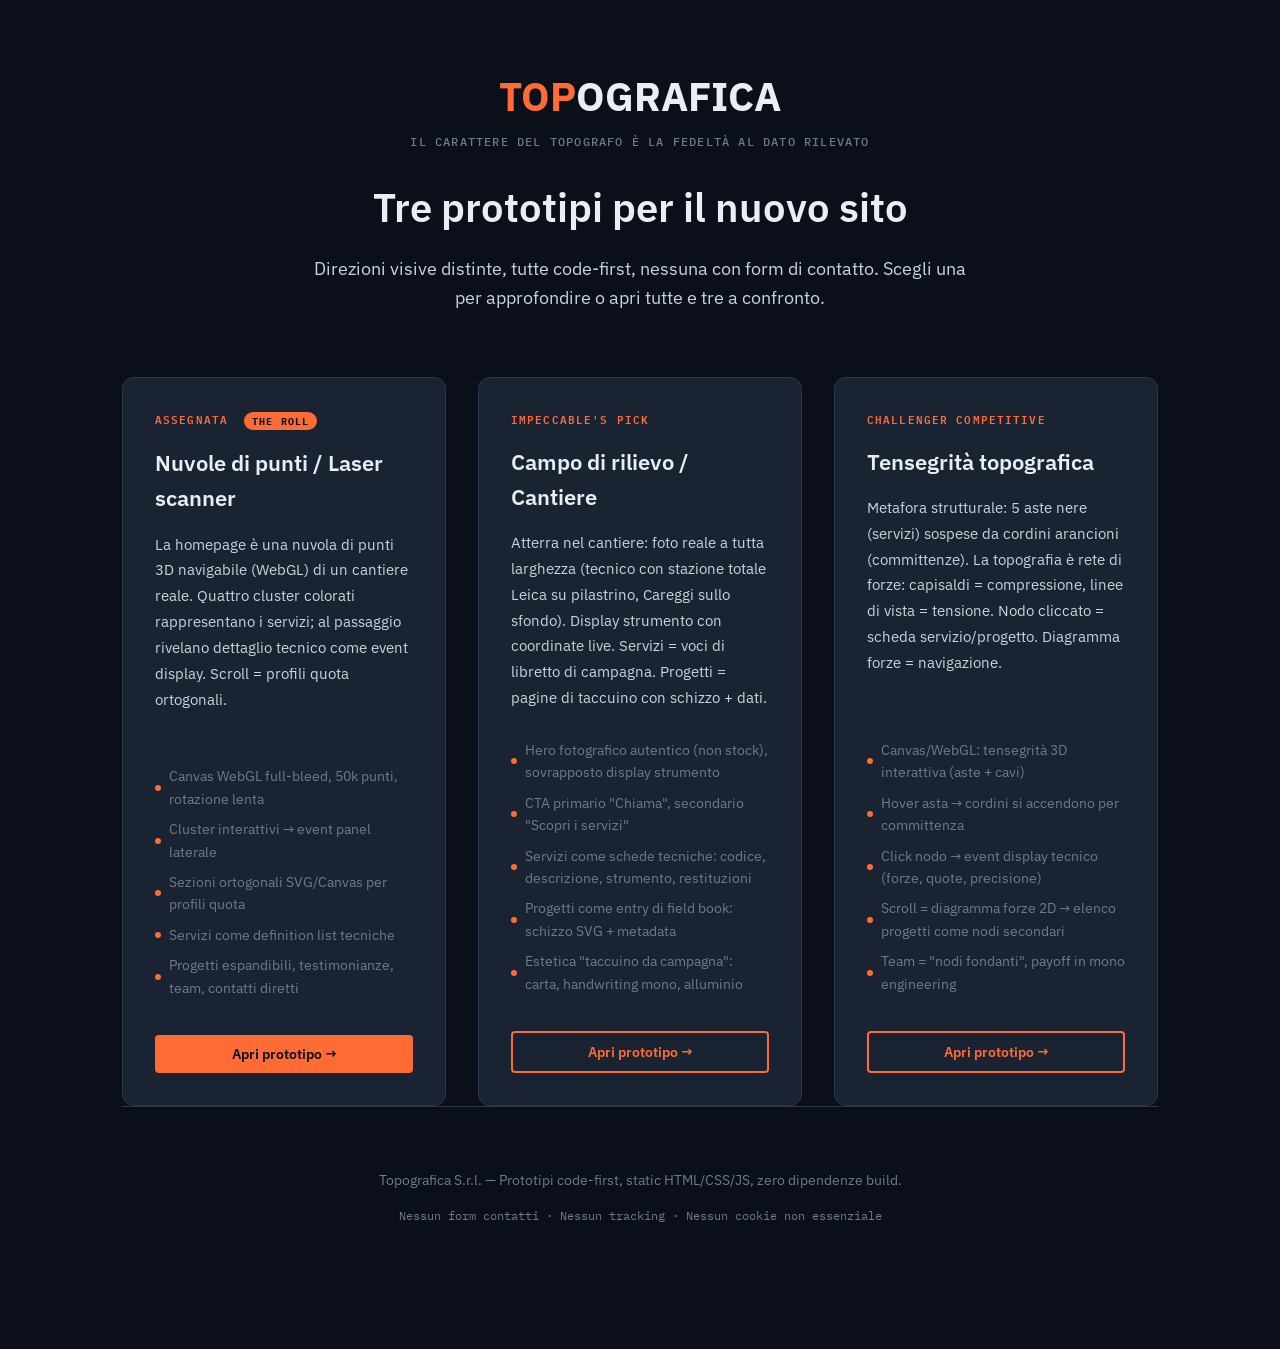
<file: index.html>
<!DOCTYPE html>
<html lang="it">
<head>
  <meta charset="UTF-8">
  <meta name="viewport" content="width=device-width, initial-scale=1.0">
  <meta name="description" content="Topografica S.r.l. — Tre prototipi per il nuovo sito vetrina. Scegli la direzione visiva.">
  <title>Topografica — Prototypes Overview</title>
  <link rel="preconnect" href="https://fonts.googleapis.com">
  <link rel="preconnect" href="https://fonts.gstatic.com" crossorigin>
  <link href="https://fonts.googleapis.com/css2?family=IBM+Plex+Mono:wght@400;500;600&family=IBM+Plex+Sans:wght@400;500;600;700&display=swap" rel="stylesheet">
  <style>
    :root {
      --color-vacuum: #0a0f1a;
      --color-vacuum-elevated: #1a2332;
      --color-signal-teal: #00d4aa;
      --color-instrument-orange: #ff6b35;
      --color-white-cold: #e8eef2;
      --color-text-muted: #c8d4dc;
      --color-text-dim: #6b7c8a;
      --color-border: #2a3a4a;
      --font-display: 'IBM Plex Sans', system-ui, sans-serif;
      --font-mono: 'IBM Plex Mono', ui-monospace, monospace;
      --font-ui: 'IBM Plex Sans', system-ui, sans-serif;
      --space-xs: 0.25rem; --space-sm: 0.5rem; --space-md: 1rem;
      --space-lg: 1.5rem; --space-xl: 2rem; --space-2xl: 3rem;
      --space-3xl: 4rem; --container-max: 1100px;
    }
    @media (prefers-reduced-motion: reduce) { * { animation: none !important; transition: none !important; } }
    * { box-sizing: border-box; }
    body { margin: 0; min-height: 100vh; background: var(--color-vacuum); color: var(--color-white-cold); font-family: var(--font-ui); line-height: 1.6; }
    a { color: var(--color-signal-teal); } a:hover { color: var(--color-white-cold); }
    .container { max-width: var(--container-max); margin: 0 auto; padding: var(--space-3xl) var(--space-xl); }
    header { text-align: center; margin-bottom: var(--space-3xl); }
    .logo { font-family: var(--font-display); font-weight: 700; font-size: 2.5rem; margin: 0 0 var(--space-xs); }
    .logo-top { color: var(--color-instrument-orange); } .logo-rest { color: var(--color-white-cold); }
    .payoff { font-family: var(--font-mono); font-size: 0.75rem; font-weight: 500; color: var(--color-text-dim); letter-spacing: 0.1em; text-transform: uppercase; margin: 0 0 var(--space-lg); }
    h1 { font-family: var(--font-display); font-size: clamp(1.75rem, 4vw, 2.5rem); font-weight: 600; margin: 0 0 var(--space-md); }
    .lead { font-size: 1.125rem; color: var(--color-text-muted); max-width: 60ch; margin: 0 auto var(--space-3xl); }
    .prototypes { display: grid; grid-template-columns: repeat(auto-fit, minmax(320px, 1fr)); gap: var(--space-xl); }
    .proto-card { background: var(--color-vacuum-elevated); border: 1px solid var(--color-border); border-radius: 12px; padding: var(--space-xl); display: flex; flex-direction: column; transition: border-color 0.2s, transform 0.2s, box-shadow 0.2s; }
    .proto-card:hover { border-color: var(--color-instrument-orange); transform: translateY(-4px); box-shadow: 0 16px 40px rgba(0,0,0,0.3); }
    .proto-badge { font-family: var(--font-mono); font-size: 0.7rem; font-weight: 600; color: var(--color-instrument-orange); text-transform: uppercase; letter-spacing: 0.1em; margin-bottom: var(--space-md); }
    .proto-title { font-family: var(--font-display); font-size: 1.375rem; font-weight: 600; color: var(--color-white-cold); margin: 0 0 var(--space-md); }
    .proto-desc { font-size: 0.95rem; color: var(--color-text-muted); line-height: 1.7; margin: 0 0 var(--space-lg); flex: 1; }
    .proto-features { list-style: none; padding: 0; margin: 0 0 var(--space-xl); font-size: 0.875rem; color: var(--color-text-dim); }
    .proto-features li { padding: var(--space-xs) 0; display: flex; align-items: center; gap: var(--space-sm); }
    .proto-features li::before { content: ''; width: 6px; height: 6px; border-radius: 50%; background: var(--color-instrument-orange); flex-shrink: 0; }
    .proto-btn { display: inline-flex; align-items: center; justify-content: center; gap: var(--space-sm); padding: var(--space-sm) var(--space-lg); background: var(--color-instrument-orange); color: var(--color-vacuum); font-family: var(--font-ui); font-size: 0.875rem; font-weight: 600; border: none; border-radius: 4px; cursor: pointer; text-decoration: none; transition: background 0.2s, transform 0.2s; }
    .proto-btn:hover { background: #cc552a; transform: translateY(-1px); color: var(--color-vacuum); }
    .proto-btn.secondary { background: transparent; border: 2px solid var(--color-instrument-orange); color: var(--color-instrument-orange); }
    .proto-btn.secondary:hover { background: var(--color-instrument-orange); color: var(--color-vacuum); }
    .assigned-badge { background: var(--color-instrument-orange); color: var(--color-vacuum); padding: 2px 8px; border-radius: 100px; font-size: 0.65rem; font-weight: 700; margin-left: var(--space-sm); vertical-align: middle; }
    footer { text-align: center; padding: var(--space-2xl); border-top: 1px solid var(--color-border); color: var(--color-text-dim); font-size: 0.875rem; }
  </style>
</head>
<body>
  <div class="container">
    <header>
      <p class="logo"><span class="logo-top">TOP</span><span class="logo-rest">OGRAFICA</span></p>
      <p class="payoff">IL CARATTERE DEL TOPOGRAFO È LA FEDELTÀ AL DATO RILEVATO</p>
      <h1>Tre prototipi per il nuovo sito</h1>
      <p class="lead">Direzioni visive distinte, tutte code-first, nessuna con form di contatto. Scegli una per approfondire o apri tutte e tre a confronto.</p>
    </header>

    <main>
      <div class="prototypes">
        <article class="proto-card">
          <span class="proto-badge">ASSEGNATA <span class="assigned-badge">THE ROLL</span></span>
          <h2 class="proto-title">Nuvole di punti / Laser scanner</h2>
          <p class="proto-desc">La homepage è una nuvola di punti 3D navigabile (WebGL) di un cantiere reale. Quattro cluster colorati rappresentano i servizi; al passaggio rivelano dettaglio tecnico come event display. Scroll = profili quota ortogonali.</p>
          <ul class="proto-features">
            <li>Canvas WebGL full-bleed, 50k punti, rotazione lenta</li>
            <li>Cluster interattivi → event panel laterale</li>
            <li>Sezioni ortogonali SVG/Canvas per profili quota</li>
            <li>Servizi come definition list tecniche</li>
            <li>Progetti espandibili, testimonianze, team, contatti diretti</li>
          </ul>
          <a href="prototype-1-point-cloud/index.html" class="proto-btn">Apri prototipo →</a>
        </article>

        <article class="proto-card">
          <span class="proto-badge">IMPECCABLE'S PICK</span>
          <h2 class="proto-title">Campo di rilievo / Cantiere</h2>
          <p class="proto-desc">Atterra nel cantiere: foto reale a tutta larghezza (tecnico con stazione totale Leica su pilastrino, Careggi sullo sfondo). Display strumento con coordinate live. Servizi = voci di libretto di campagna. Progetti = pagine di taccuino con schizzo + dati.</p>
          <ul class="proto-features">
            <li>Hero fotografico autentico (non stock), sovrapposto display strumento</li>
            <li>CTA primario "Chiama", secondario "Scopri i servizi"</li>
            <li>Servizi come schede tecniche: codice, descrizione, strumento, restituzioni</li>
            <li>Progetti come entry di field book: schizzo SVG + metadata</li>
            <li>Estetica "taccuino da campagna": carta, handwriting mono, alluminio</li>
          </ul>
          <a href="prototype-2-field-notebook/index.html" class="proto-btn secondary">Apri prototipo →</a>
        </article>

        <article class="proto-card">
          <span class="proto-badge">CHALLENGER COMPETITIVE</span>
          <h2 class="proto-title">Tensegrità topografica</h2>
          <p class="proto-desc">Metafora strutturale: 5 aste nere (servizi) sospese da cordini arancioni (committenze). La topografia è rete di forze: capisaldi = compressione, linee di vista = tensione. Nodo cliccato = scheda servizio/progetto. Diagramma forze = navigazione.</p>
          <ul class="proto-features">
            <li>Canvas/WebGL: tensegrità 3D interattiva (aste + cavi)</li>
            <li>Hover asta → cordini si accendono per committenza</li>
            <li>Click nodo → event display tecnico (forze, quote, precisione)</li>
            <li>Scroll = diagramma forze 2D → elenco progetti come nodi secondari</li>
            <li>Team = "nodi fondanti", payoff in mono engineering</li>
          </ul>
          <a href="prototype-3-tensegrity/index.html" class="proto-btn secondary">Apri prototipo →</a>
        </article>
      </div>
    </main>

    <footer>
      <p>Topografica S.r.l. — Prototipi code-first, static HTML/CSS/JS, zero dipendenze build.</p>
      <p style="margin-top: var(--space-xs); font-family: var(--font-mono); font-size: 0.75rem;">Nessun form contatti · Nessun tracking · Nessun cookie non essenziale</p>
    </footer>
  </div>
</body>
</html>
</file>
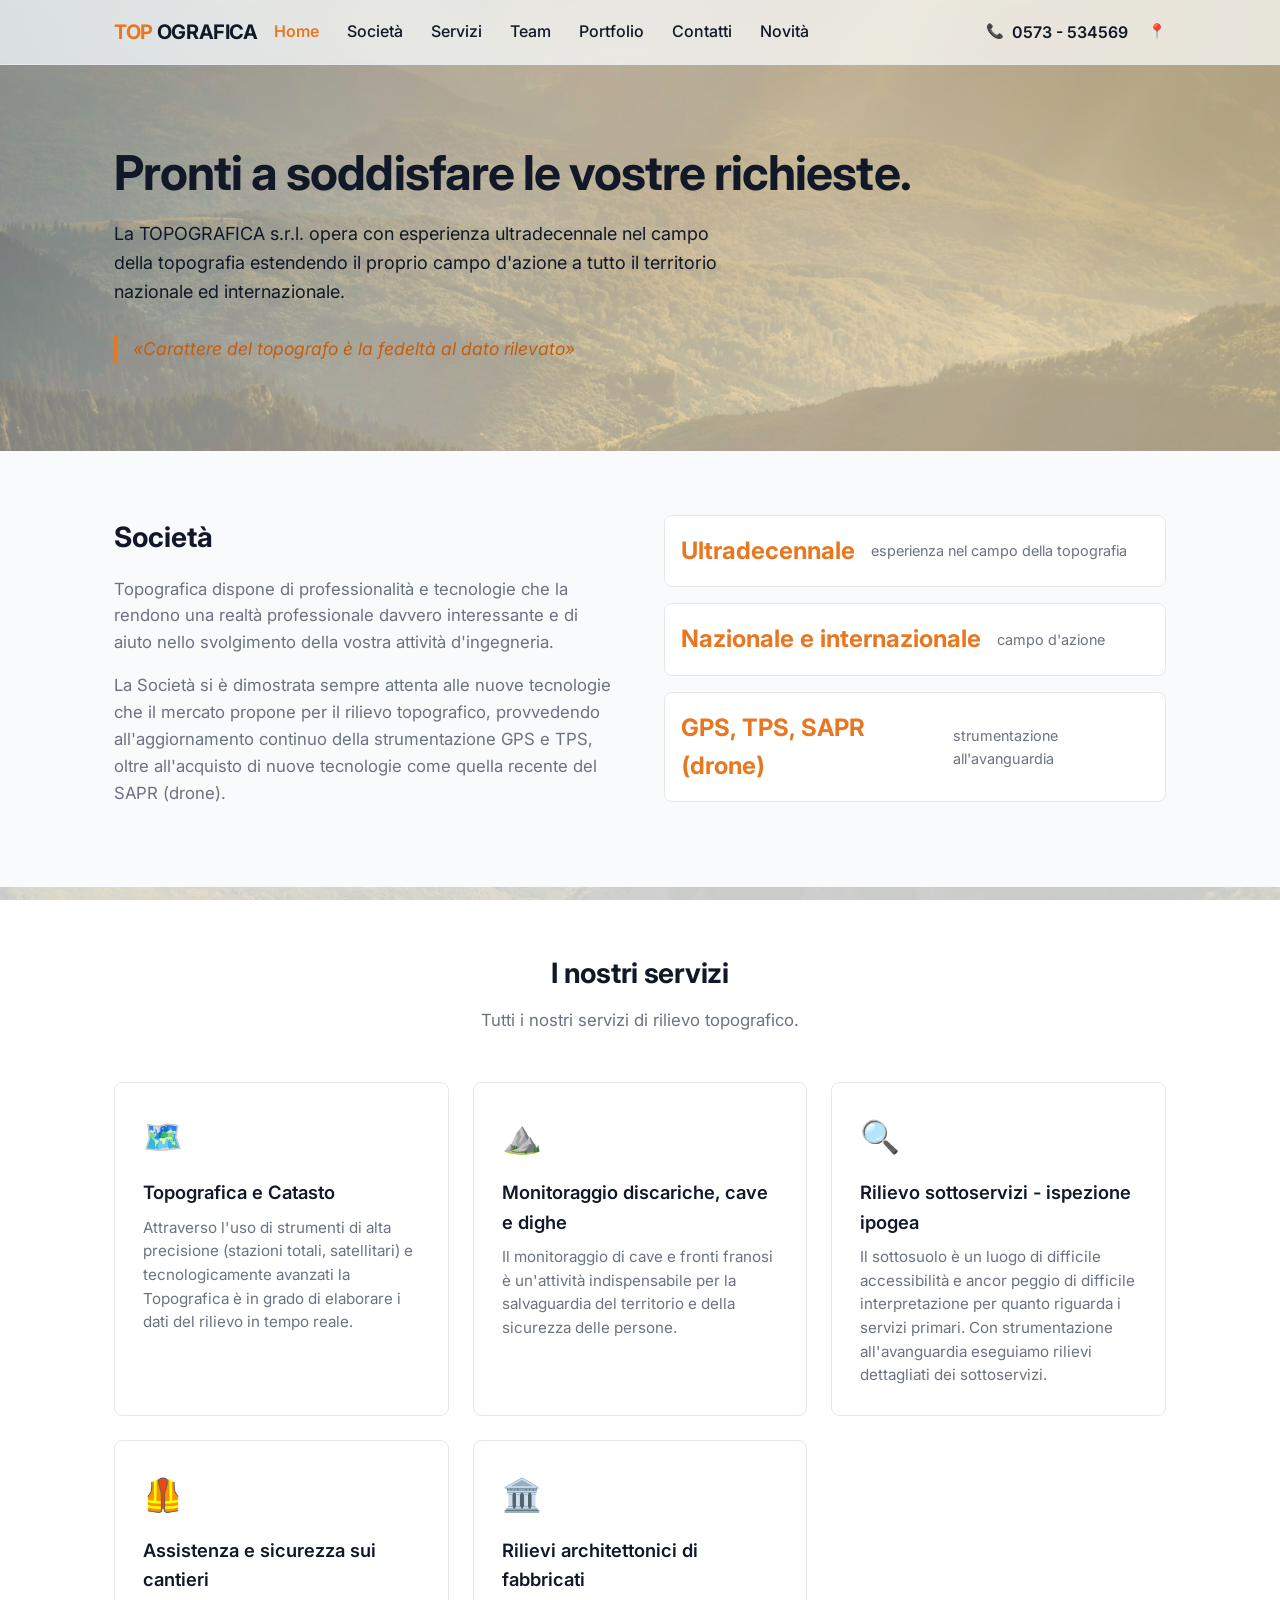
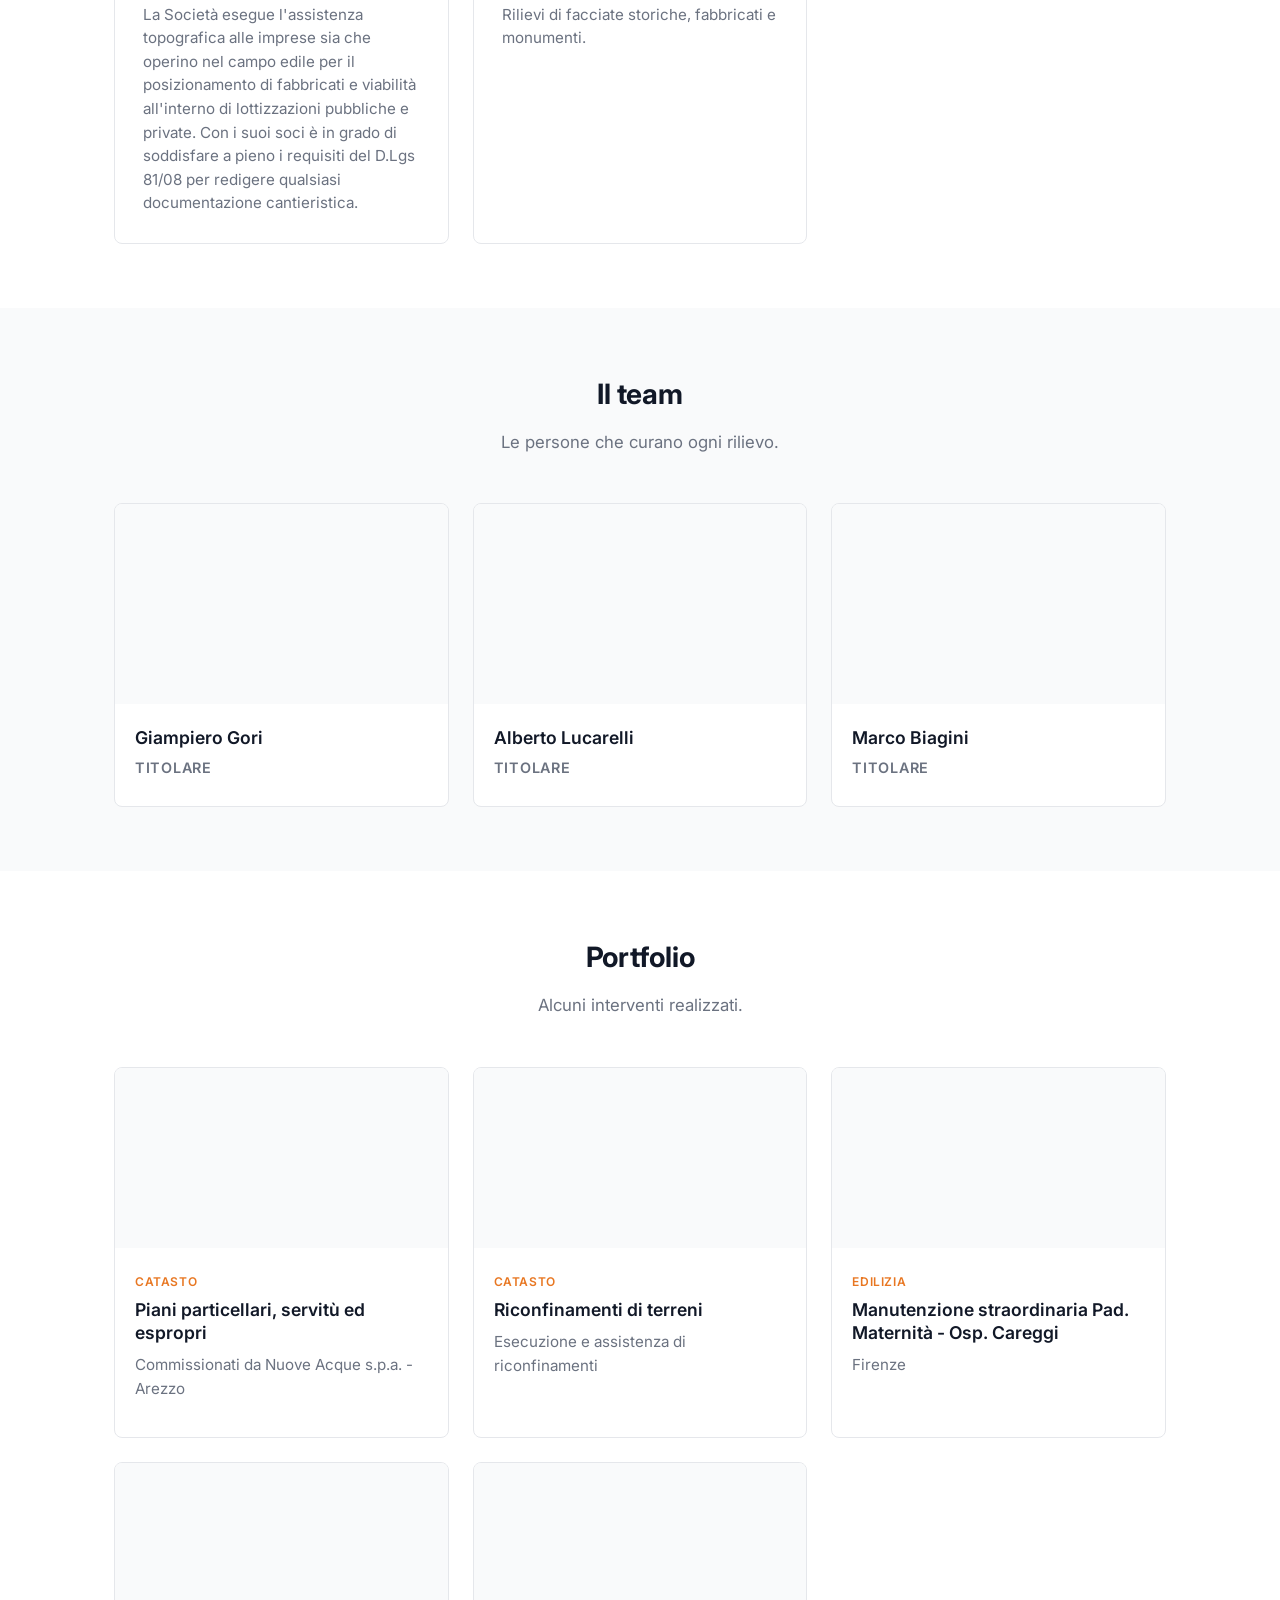
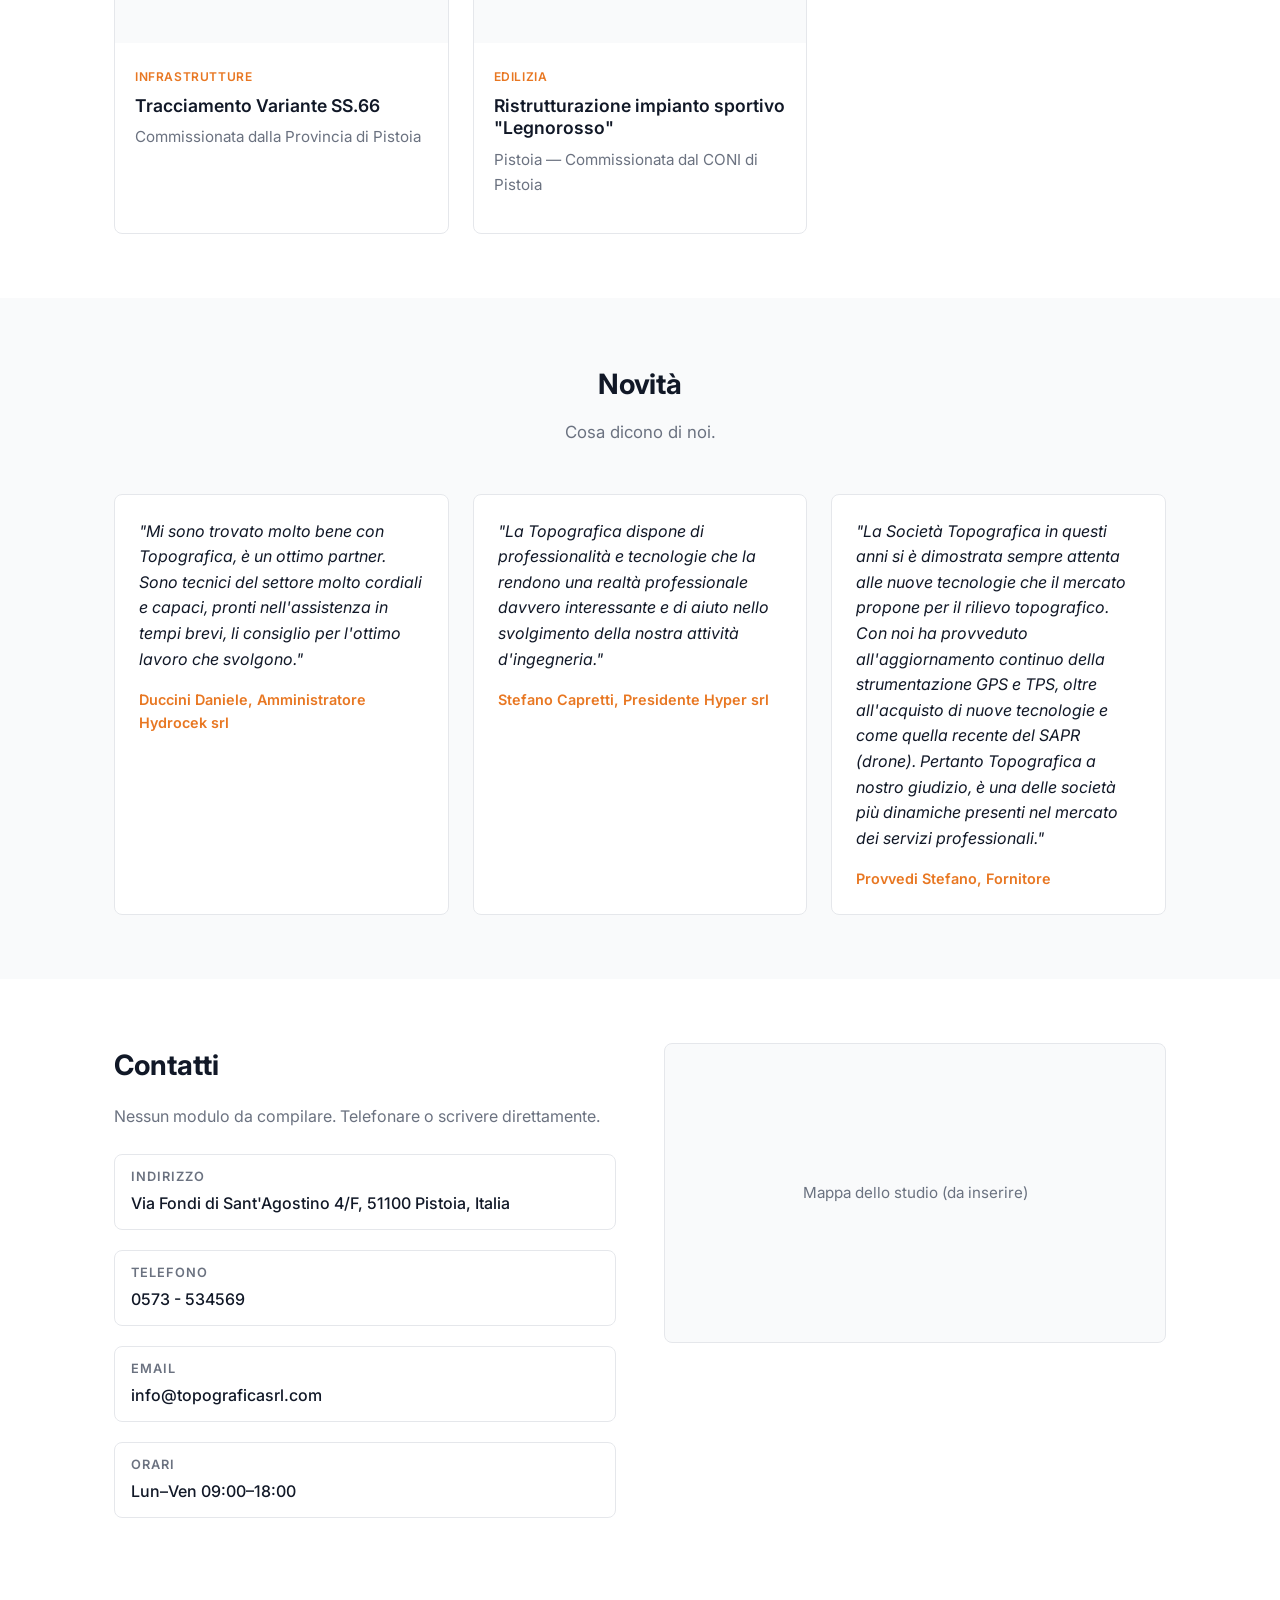
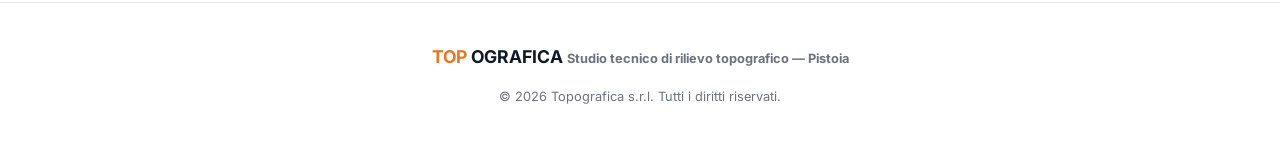
<file: prototype-7-greenleaf-style/index.html>
<!DOCTYPE html>
<html lang="it">
<head>
<meta charset="UTF-8">
<meta name="viewport" content="width=device-width, initial-scale=1.0">
<title>Topografica — Rilievi topografici Pistoia</title>
<meta name="description" content="Topografica s.r.l. — Studio tecnico di rilievo topografico a Pistoia. Servizi di catasto, infrastrutture, edilizia, monitoraggio e assistenza cantieri.">
<link rel="preconnect" href="https://fonts.googleapis.com">
<link rel="preconnect" href="https://fonts.gstatic.com" crossorigin>
<link href="https://fonts.googleapis.com/css2?family=Inter:wght@400;500;600;700&display=swap" rel="stylesheet">
<link rel="stylesheet" href="css/main.css">
</head>
<body>

<!-- Sfondo globale su tutto il sito -->
<div class="bg-global"></div>

<!-- Skip to content -->
<a class="skip-link" href="#home">Vai al contenuto</a>

<!-- Header -->
<header class="site-header">
  <div class="header-inner container">
    <a href="#" class="logo" aria-label="Topografica — Home">
      <span class="logo-mark">TOP</span><span class="logo-text">OGRAFICA</span>
    </a>

    <nav class="main-nav" id="main-nav">
      <ul class="nav-list">
        <li><a href="#home">Home</a></li>
        <li><a href="#societa">Società</a></li>
        <li><a href="#servizi">Servizi</a></li>
        <li><a href="#team">Team</a></li>
        <li><a href="#portfolio">Portfolio</a></li>
        <li><a href="#contatti">Contatti</a></li>
        <li><a href="#novita">Novità</a></li>
      </ul>
    </nav>

    <a href="tel:+390573534569" class="header-phone">
      <span class="phone-icon">📞</span>
      <span class="phone-number">0573 - 534569</span>
    </a>

    <a href="https://www.google.com/maps/search/?api=1&query=Via+Fondi+di+Sant%27Agostino+4%2F,+51100+Pistoia,+Italia" target="_blank" rel="noopener noreferrer" class="header-map" aria-label="Apri su Google Maps">
      <span class="map-icon">📍</span>
    </a>
  </div>
</header>

<!-- Hero -->
<section class="hero" id="home" aria-labelledby="hero-title">
  <div class="hero-inner container">
    <div class="hero-copy scroll-reveal">
      <h1 id="hero-title">Pronti a soddisfare le vostre richieste.</h1>
      <p class="hero-lead">La TOPOGRAFICA s.r.l. opera con esperienza ultradecennale nel campo della topografia estendendo il proprio campo d'azione a tutto il territorio nazionale ed internazionale.</p>
      <blockquote class="hero-quote">«Carattere del topografo è la fedeltà al dato rilevato»</blockquote>
    </div>
  </div>
</section>

<!-- Società -->
<section class="company" id="societa">
  <div class="container company-grid">
    <div class="company-copy scroll-reveal">
      <h2>Società</h2>
      <p>Topografica dispone di professionalità e tecnologie che la rendono una realtà professionale davvero interessante e di aiuto nello svolgimento della vostra attività d'ingegneria.</p>
      <p>La Società si è dimostrata sempre attenta alle nuove tecnologie che il mercato propone per il rilievo topografico, provvedendo all'aggiornamento continuo della strumentazione GPS e TPS, oltre all'acquisto di nuove tecnologie come quella recente del SAPR (drone).</p>
    </div>
    <div class="company-stats scroll-reveal">
      <div class="stat">
        <div class="stat-number">Ultradecennale</div>
        <div class="stat-label">esperienza nel campo della topografia</div>
      </div>
      <div class="stat">
        <div class="stat-number">Nazionale e internazionale</div>
        <div class="stat-label">campo d'azione</div>
      </div>
      <div class="stat">
        <div class="stat-number">GPS, TPS, SAPR (drone)</div>
        <div class="stat-label">strumentazione all'avanguardia</div>
      </div>
    </div>
  </div>
</section>

<!-- Servizi -->
<section class="services" id="servizi">
  <div class="container">
    <div class="section-head scroll-reveal">
      <h2>I nostri servizi</h2>
      <p>Tutti i nostri servizi di rilievo topografico.</p>
    </div>

    <div class="services-grid">
      <article class="service-card scroll-reveal">
        <div class="service-icon">🗺️</div>
        <h3>Topografica e Catasto</h3>
        <p>Attraverso l'uso di strumenti di alta precisione (stazioni totali, satellitari) e tecnologicamente avanzati la Topografica è in grado di elaborare i dati del rilievo in tempo reale.</p>
      </article>

      <article class="service-card scroll-reveal">
        <div class="service-icon">⛰️</div>
        <h3>Monitoraggio discariche, cave e dighe</h3>
        <p>Il monitoraggio di cave e fronti franosi è un'attività indispensabile per la salvaguardia del territorio e della sicurezza delle persone.</p>
      </article>

      <article class="service-card scroll-reveal">
        <div class="service-icon">🔍</div>
        <h3>Rilievo sottoservizi - ispezione ipogea</h3>
        <p>Il sottosuolo è un luogo di difficile accessibilità e ancor peggio di difficile interpretazione per quanto riguarda i servizi primari. Con strumentazione all'avanguardia eseguiamo rilievi dettagliati dei sottoservizi.</p>
      </article>

      <article class="service-card scroll-reveal">
        <div class="service-icon">🦺</div>
        <h3>Assistenza e sicurezza sui cantieri</h3>
        <p>La Società esegue l'assistenza topografica alle imprese sia che operino nel campo edile per il posizionamento di fabbricati e viabilità all'interno di lottizzazioni pubbliche e private. Con i suoi soci è in grado di soddisfare a pieno i requisiti del D.Lgs 81/08 per redigere qualsiasi documentazione cantieristica.</p>
      </article>

      <article class="service-card scroll-reveal">
        <div class="service-icon">🏛️</div>
        <h3>Rilievi architettonici di fabbricati</h3>
        <p>Rilievi di facciate storiche, fabbricati e monumenti.</p>
      </article>
    </div>
  </div>
</section>

<!-- Team -->
<section class="team" id="team">
  <div class="container">
    <div class="section-head scroll-reveal">
      <h2>Il team</h2>
      <p>Le persone che curano ogni rilievo.</p>
    </div>

    <div class="team-grid">
      <article class="team-member scroll-reveal">
        <div class="member-img" style="background-image:url('https://www.topograficasrl.com/topografica2015/images/sampledata/asimages/team/team-2.jpg')"></div>
        <div class="member-copy">
          <h3>Giampiero Gori</h3>
          <p class="member-role">Titolare</p>
        </div>
      </article>

      <article class="team-member scroll-reveal">
        <div class="member-img" style="background-image:url('https://www.topograficasrl.com/topografica2015/images/sampledata/asimages/team/team-4.jpg')"></div>
        <div class="member-copy">
          <h3>Alberto Lucarelli</h3>
          <p class="member-role">Titolare</p>
        </div>
      </article>

      <article class="team-member scroll-reveal">
        <div class="member-img" style="background-image:url('https://www.topograficasrl.com/topografica2015/images/sampledata/asimages/team/team-3.jpg')"></div>
        <div class="member-copy">
          <h3>Marco Biagini</h3>
          <p class="member-role">Titolare</p>
        </div>
      </article>
    </div>
  </div>
</section>

<!-- Portfolio (5 oggetti) -->
<section class="projects" id="portfolio">
  <div class="container">
    <div class="section-head scroll-reveal">
      <h2>Portfolio</h2>
      <p>Alcuni interventi realizzati.</p>
    </div>

    <div class="projects-grid">
      <article class="project-card scroll-reveal">
        <div class="project-img" style="background-image:url('https://www.topograficasrl.com/topografica2015/images/sampledata/asimages/gallery/nuovaacquespa.jpg')"></div>
        <div class="project-copy">
          <span class="project-tag">Catasto</span>
          <h3>Piani particellari, servitù ed espropri</h3>
          <p>Commissionati da Nuove Acque s.p.a. - Arezzo</p>
        </div>
      </article>

      <article class="project-card scroll-reveal">
        <div class="project-img" style="background-image:url('https://www.topograficasrl.com/topografica2015/images/sampledata/asimages/gallery/Riconfinamenti.jpg')"></div>
        <div class="project-copy">
          <span class="project-tag">Catasto</span>
          <h3>Riconfinamenti di terreni</h3>
          <p>Esecuzione e assistenza di riconfinamenti</p>
        </div>
      </article>

      <article class="project-card scroll-reveal">
        <div class="project-img" style="background-image:url('https://www.topograficasrl.com/topografica2015/images/sampledata/asimages/gallery/Careggi.jpg')"></div>
        <div class="project-copy">
          <span class="project-tag">Edilizia</span>
          <h3>Manutenzione straordinaria Pad. Maternità - Osp. Careggi</h3>
          <p>Firenze</p>
        </div>
      </article>

      <article class="project-card scroll-reveal">
        <div class="project-img" style="background-image:url('https://www.topograficasrl.com/topografica2015/images/sampledata/asimages/gallery/VarianteVivai.jpg')"></div>
        <div class="project-copy">
          <span class="project-tag">Infrastrutture</span>
          <h3>Tracciamento Variante SS.66</h3>
          <p>Commissionata dalla Provincia di Pistoia</p>
        </div>
      </article>

      <article class="project-card scroll-reveal">
        <div class="project-img" style="background-image:url('https://www.topograficasrl.com/topografica2015/images/sampledata/asimages/gallery/legnorosso.jpg')"></div>
        <div class="project-copy">
          <span class="project-tag">Edilizia</span>
          <h3>Ristrutturazione impianto sportivo "Legnorosso"</h3>
          <p>Pistoia — Commissionata dal CONI di Pistoia</p>
        </div>
      </article>
    </div>
  </div>
</section>

<!-- Testimonials -->
<section class="testimonials" id="novita">
  <div class="container">
    <div class="section-head scroll-reveal">
      <h2>Novità</h2>
      <p>Cosa dicono di noi.</p>
    </div>

    <div class="testimonials-grid">
      <article class="testimonial scroll-reveal">
        <p class="testimonial-quote">"Mi sono trovato molto bene con Topografica, è un ottimo partner. Sono tecnici del settore molto cordiali e capaci, pronti nell'assistenza in tempi brevi, li consiglio per l'ottimo lavoro che svolgono."</p>
        <p class="testimonial-author">Duccini Daniele, Amministratore Hydrocek srl</p>
      </article>

      <article class="testimonial scroll-reveal">
        <p class="testimonial-quote">"La Topografica dispone di professionalità e tecnologie che la rendono una realtà professionale davvero interessante e di aiuto nello svolgimento della nostra attività d'ingegneria."</p>
        <p class="testimonial-author">Stefano Capretti, Presidente Hyper srl</p>
      </article>

      <article class="testimonial scroll-reveal">
        <p class="testimonial-quote">"La Società Topografica in questi anni si è dimostrata sempre attenta alle nuove tecnologie che il mercato propone per il rilievo topografico. Con noi ha provveduto all'aggiornamento continuo della strumentazione GPS e TPS, oltre all'acquisto di nuove tecnologie e come quella recente del SAPR (drone). Pertanto Topografica a nostro giudizio, è una delle società più dinamiche presenti nel mercato dei servizi professionali."</p>
        <p class="testimonial-author">Provvedi Stefano, Fornitore</p>
      </article>
    </div>
  </div>
</section>

<!-- Contatti -->
<section class="contact" id="contatti">
  <div class="container contact-grid">
    <div class="contact-info scroll-reveal">
      <h2>Contatti</h2>
      <p>Nessun modulo da compilare. Telefonare o scrivere direttamente.</p>

      <div class="contact-item">
        <span class="contact-label">Indirizzo</span>
        <span class="contact-value">Via Fondi di Sant'Agostino 4/F, 51100 Pistoia, Italia</span>
      </div>

      <div class="contact-item">
        <span class="contact-label">Telefono</span>
        <a href="tel:+390573534569" class="contact-value">0573 - 534569</a>
      </div>

      <div class="contact-item">
        <span class="contact-label">Email</span>
        <a href="mailto:info@topograficasrl.com" class="contact-value">info@topograficasrl.com</a>
      </div>

      <div class="contact-item">
        <span class="contact-label">Orari</span>
        <span class="contact-value">Lun–Ven 09:00–18:00</span>
      </div>
    </div>

    <div class="contact-map-placeholder" aria-label="Posizione dello studio">
      <div class="map-placeholder">Mappa dello studio (da inserire)</div>
    </div>
  </div>
</section>

<!-- Footer -->
<footer class="site-footer">
  <div class="container footer-inner">
    <div class="footer-brand">
      <span class="logo-mark">TOP</span><span class="logo-text">OGRAFICA</span>
      <p>Studio tecnico di rilievo topografico — Pistoia</p>
    </div>
    <div class="footer-copy">
      <p>&copy; 2026 Topografica s.r.l. Tutti i diritti riservati.</p>
    </div>
  </div>
</footer>

<script src="js/main.js"></script>
</body>
</html>
</file>
<file: prototype-7-greenleaf-style/css/main.css>
/* Topografica — Greenleaf style prototype */
/* Colore brand: arancione storico Topografica #E87722 */

:root {
  --brand: #E87722;
  --brand-dark: #C15E12;
  --ink: #111827;
  --muted: #6B7280;
  --bg: #FFFFFF;
  --soft: #F9FAFB;
  --line: #E5E7EB;
  --white: #FFFFFF;
  --radius: 8px;
  --shadow: 0 4px 12px rgba(0,0,0,0.06);
  --shadow-lg: 0 12px 32px rgba(0,0,0,0.08);
  --max-width: 1100px;
}

* { box-sizing: border-box; margin: 0; padding: 0; }

html { scroll-behavior: smooth; }

body {
  font-family: 'Inter', system-ui, -apple-system, sans-serif;
  color: var(--ink);
  background: var(--bg);
  line-height: 1.6;
  font-size: 16px;
}

a { color: var(--brand); text-decoration: none; }
a:hover { text-decoration: underline; }
a:focus-visible { outline: 3px solid var(--brand); outline-offset: 2px; }

.skip-link {
  position: absolute;
  left: -9999px;
  top: auto;
  width: 1px;
  height: 1px;
  overflow: hidden;
}
.skip-link:focus {
  position: static;
  width: auto;
  height: auto;
  padding: 0.75rem 1rem;
  background: var(--brand);
  color: var(--white);
}

.container {
  max-width: var(--max-width);
  margin: 0 auto;
  padding: 0 1.5rem;
}

/* Header */
.site-header {
  position: sticky;
  top: 0;
  z-index: 50;
  background: rgba(255,255,255,0.85);
  backdrop-filter: blur(8px);
  border-bottom: 1px solid var(--line);
}

.header-inner {
  display: flex;
  align-items: center;
  justify-content: space-between;
  padding: 1rem 1.5rem;
  max-width: var(--max-width);
  margin: 0 auto;
  gap: 1rem;
}

.logo {
  display: inline-flex;
  align-items: center;
  gap: 0.25rem;
  font-size: 1.25rem;
  font-weight: 700;
  letter-spacing: -0.02em;
  color: var(--ink);
}
.logo-mark {
  color: var(--brand);
  font-variant-numeric: tabular-nums;
}
.logo-text {
  color: var(--ink);
}

.main-nav .nav-list {
  display: flex;
  gap: 1.75rem;
  list-style: none;
}
.main-nav a {
  font-weight: 500;
  color: var(--ink);
  text-decoration: none;
}
.main-nav a:hover { text-decoration: none; color: var(--brand); }
.main-nav a:focus-visible { outline: 2px solid var(--brand); border-radius: 2px; }

.header-phone {
  display: flex;
  align-items: center;
  gap: 0.5rem;
  font-weight: 600;
  color: var(--ink);
  white-space: nowrap;
}
.header-phone:hover { text-decoration: none; color: var(--brand); }
.phone-icon { font-size: 1.1rem; }

.menu-toggle {
  display: none;
  background: none;
  border: none;
  padding: 0.5rem;
  cursor: pointer;
}
.menu-toggle span {
  display: block;
  width: 22px;
  height: 2px;
  background: var(--ink);
  border-radius: 1px;
}
.menu-toggle span + span { margin-top: 5px; }

/* Hero */
.hero {
  padding: 5rem 0 4rem;
  background: var(--soft);
}
.hero-inner {
  display: grid;
  grid-template-columns: 1fr;
  gap: 2.5rem;
  align-items: center;
}
.hero-kicker {
  display: inline-block;
  font-size: 0.9rem;
  font-weight: 600;
  letter-spacing: 0.08em;
  text-transform: uppercase;
  color: var(--brand);
  margin-bottom: 1rem;
}
.hero h1 {
  font-size: clamp(2rem, 4vw, 3rem);
  font-weight: 700;
  line-height: 1.15;
  letter-spacing: -0.02em;
  margin-bottom: 1.25rem;
}
.hero-lead {
  font-size: 1.125rem;
  color: var(--muted);
  max-width: 38rem;
  margin-bottom: 1.75rem;
}
.hero-actions {
  display: flex;
  gap: 0.75rem;
  flex-wrap: wrap;
}

/* Buttons */
.btn {
  display: inline-flex;
  align-items: center;
  justify-content: center;
  gap: 0.5rem;
  padding: 0.85rem 1.5rem;
  font-size: 1rem;
  font-weight: 600;
  border-radius: var(--radius);
  border: 1px solid transparent;
  cursor: pointer;
  text-decoration: none;
  transition: all 0.2s ease;
}
.btn-primary {
  background: var(--brand);
  color: var(--white);
  border-color: var(--brand);
}
.btn-primary:hover {
  background: var(--brand-dark);
  border-color: var(--brand-dark);
  text-decoration: none;
}
.btn-outline {
  background: transparent;
  color: var(--ink);
  border-color: var(--line);
}
.btn-outline:hover {
  background: var(--soft);
  border-color: var(--brand);
  color: var(--brand);
  text-decoration: none;
}

/* Section headers */
.section-head {
  margin-bottom: 3rem;
  text-align: center;
}
.section-head h2 {
  font-size: 1.75rem;
  font-weight: 700;
  letter-spacing: -0.01em;
  margin-bottom: 0.75rem;
}
.section-head p {
  color: var(--muted);
  font-size: 1.05rem;
  max-width: 34rem;
  margin: 0 auto;
}

/* Services */
.services { padding: 4rem 0; }
.services-grid {
  display: grid;
  grid-template-columns: repeat(auto-fit, minmax(260px, 1fr));
  gap: 1.5rem;
}
.service-card {
  padding: 1.75rem;
  border: 1px solid var(--line);
  border-radius: var(--radius);
  background: var(--white);
  transition: transform 0.2s ease, border-color 0.2s ease;
}
.service-card:hover {
  border-color: var(--brand);
  transform: translateY(-3px);
}
.service-icon {
  font-size: 2rem;
  margin-bottom: 1rem;
  display: inline-block;
}
.service-card h3 {
  font-size: 1.15rem;
  font-weight: 600;
  margin-bottom: 0.5rem;
}
.service-card p {
  font-size: 0.95rem;
  color: var(--muted);
  line-height: 1.55;
}

/* Company */
.company { padding: 4rem 0; background: var(--soft); }
.company-grid {
  display: grid;
  grid-template-columns: 1fr 1fr;
  gap: 3rem;
  align-items: start;
}
.company-copy h2 {
  font-size: 1.75rem;
  font-weight: 700;
  margin-bottom: 1rem;
}
.company-copy p {
  color: var(--muted);
  font-size: 1.05rem;
  margin-bottom: 1rem;
}
.company-stats {
  display: flex;
  flex-direction: column;
  gap: 1rem;
}
.stat {
  display: flex;
  align-items: center;
  gap: 1rem;
  padding: 1rem;
  background: var(--white);
  border: 1px solid var(--line);
  border-radius: var(--radius);
}
.stat-number {
  font-size: 1.5rem;
  font-weight: 700;
  color: var(--brand);
  font-variant-numeric: tabular-nums;
}
.stat-label {
  font-size: 0.9rem;
  color: var(--muted);
}

/* Projects */
.projects { padding: 4rem 0; }
.projects-grid {
  display: grid;
  grid-template-columns: repeat(auto-fit, minmax(280px, 1fr));
  gap: 1.5rem;
}
.project-card {
  border: 1px solid var(--line);
  border-radius: var(--radius);
  overflow: hidden;
  background: var(--white);
  transition: transform 0.2s ease;
}
.project-card:hover { transform: translateY(-3px); }
.project-img {
  height: 180px;
  background-size: cover;
  background-position: center;
  background-color: var(--soft);
}
.project-copy {
  padding: 1.25rem;
}
.project-tag {
  display: inline-block;
  font-size: 0.75rem;
  font-weight: 600;
  letter-spacing: 0.05em;
  text-transform: uppercase;
  color: var(--brand);
  margin-bottom: 0.5rem;
}
.project-copy h3 {
  font-size: 1.1rem;
  font-weight: 600;
  margin-bottom: 0.5rem;
  line-height: 1.3;
}
.project-copy p {
  font-size: 0.95rem;
  color: var(--muted);
  margin-bottom: 1rem;
}
.project-link {
  font-size: 0.9rem;
  font-weight: 600;
  color: var(--brand);
  text-decoration: none;
}
.project-link:hover { text-decoration: underline; }

/* Team */
.team { padding: 4rem 0; background: var(--soft); }
.team-grid {
  display: grid;
  grid-template-columns: repeat(auto-fit, minmax(240px, 1fr));
  gap: 1.5rem;
}
.team-member {
  border: 1px solid var(--line);
  border-radius: var(--radius);
  overflow: hidden;
  background: var(--white);
}
.member-img {
  height: 200px;
  background-size: cover;
  background-position: center;
  background-color: var(--soft);
}
.member-copy {
  padding: 1.25rem;
}
.member-copy h3 {
  font-size: 1.1rem;
  font-weight: 600;
  margin-bottom: 0.25rem;
}
.member-role {
  font-size: 0.85rem;
  font-weight: 600;
  color: var(--brand);
  margin-bottom: 0.5rem;
  text-transform: uppercase;
  letter-spacing: 0.05em;
}
.member-copy p {
  font-size: 0.9rem;
  color: var(--muted);
  line-height: 1.5;
}

/* Contact */
.contact { padding: 4rem 0; }
.contact-grid {
  display: grid;
  grid-template-columns: 1fr 1fr;
  gap: 3rem;
  align-items: start;
}
.contact-info h2 {
  font-size: 1.75rem;
  font-weight: 700;
  margin-bottom: 1rem;
}
.contact-info p {
  color: var(--muted);
  margin-bottom: 1.5rem;
}
.contact-item {
  display: flex;
  flex-direction: column;
  gap: 0.25rem;
  margin-bottom: 1.25rem;
}
.contact-label {
  font-size: 0.8rem;
  font-weight: 600;
  letter-spacing: 0.08em;
  text-transform: uppercase;
  color: var(--muted);
}
.contact-value {
  font-size: 1rem;
  color: var(--ink);
  font-weight: 500;
}
.contact-value:hover { text-decoration: underline; color: var(--brand); }

.contact-map-placeholder {
  height: 300px;
  border: 1px solid var(--line);
  border-radius: var(--radius);
  background: var(--soft);
  display: flex;
  align-items: center;
  justify-content: center;
  color: var(--muted);
  font-size: 0.95rem;
}

/* Footer */
.site-footer {
  padding: 2.5rem 0;
  border-top: 1px solid var(--line);
  background: var(--white);
}
.footer-inner {
  display: flex;
  flex-direction: column;
  gap: 1rem;
  align-items: center;
  justify-content: space-between;
}
.footer-brand {
  display: flex;
  align-items: center;
  gap: 0.25rem;
  font-weight: 700;
  font-size: 1.1rem;
  color: var(--ink);
}
.footer-brand .logo-mark { color: var(--brand); }
.footer-brand p {
  font-size: 0.8rem;
  color: var(--muted);
  margin-top: 0.25rem;
}
.footer-copy {
  font-size: 0.8rem;
  color: var(--muted);
}

/* Mobile */
@media (max-width: 768px) {
  .main-nav {
    position: fixed;
    inset: 0 0 0 60%;
    background: var(--white);
    border-left: 1px solid var(--line);
    transform: translateX(100%);
    transition: transform 0.3s ease;
    z-index: 60;
    padding-top: 6rem;
    overflow-y: auto;
  }
  .main-nav.open { transform: translateX(0); }
  .main-nav .nav-list {
    flex-direction: column;
    gap: 0;
    padding: 1.5rem;
  }
  .main-nav .nav-list li { border-bottom: 1px solid var(--line); }
  .main-nav .nav-list a {
    display: block;
    padding: 1rem 0;
    font-size: 1.1rem;
  }
  .menu-toggle { display: block; }

  .company-grid { grid-template-columns: 1fr; }
  .contact-grid { grid-template-columns: 1fr; }
  .contact-map-placeholder { order: -1; }

  .hero { padding: 3.5rem 0 3rem; }
}

@media (max-width: 480px) {
  .header-inner { padding: 0.75rem 1rem; gap: 0.5rem; }
  .header-phone .phone-number { display: none; }
  .hero-actions { flex-direction: column; }
  .btn { width: 100%; justify-content: center; }
}

/* Hero quote */
.hero-quote {
  font-style: italic;
  color: var(--brand-dark);
  font-size: 1.1rem;
  margin: 1.5rem 0;
  border-left: 3px solid var(--brand);
  padding-left: 1rem;
}

/* Testimonials */
.testimonials { padding: 4rem 0; background: var(--soft); }
.testimonials-grid {
  display: grid;
  grid-template-columns: repeat(auto-fit, minmax(280px, 1fr));
  gap: 1.5rem;
}
.testimonial {
  background: var(--white);
  border: 1px solid var(--line);
  border-radius: var(--radius);
  padding: 1.5rem;
}
.testimonial-quote {
  font-style: italic;
  color: var(--ink);
  margin-bottom: 1rem;
  font-size: 1rem;
  line-height: 1.6;
}
.testimonial-author {
  font-size: 0.9rem;
  font-weight: 600;
  color: var(--brand);
}

/* ===== Sfondo dinamico ===== */
.bg-mesh {
  position: fixed;
  inset: 0;
  z-index: -1;
  background:
    radial-gradient(circle at 10% 20%, rgba(232, 119, 34, 0.08) 0%, transparent 40%),
    radial-gradient(circle at 90% 80%, rgba(232, 119, 34, 0.05) 0%, transparent 40%),
    radial-gradient(circle at 50% 50%, rgba(17, 24, 39, 0.03) 0%, transparent 35%);
  background-attachment: fixed;
}

/* ===== Scroll Reveal ===== */
.scroll-reveal {
  opacity: 0;
  transform: translateY(30px);
  transition: opacity 0.8s ease, transform 0.8s ease;
}
.scroll-reveal.revealed {
  opacity: 1;
  transform: translateY(0);
}
.scroll-reveal:nth-child(even) {
  transition-delay: 0.15s;
}

/* ===== Header più moderno ===== */
.site-header {
  background: rgba(255, 255, 255, 0.7);
  backdrop-filter: blur(16px);
  border-bottom: 1px solid var(--line);
}

/* ===== Card con effetto lift ===== */
.service-card,
.project-card,
.team-member,
.testimonial {
  transition: transform 0.4s cubic-bezier(0.16, 1, 0.3, 1), box-shadow 0.4s ease, border-color 0.3s ease;
}
.service-card:hover,
.project-card:hover,
.team-member:hover,
.testimonial:hover {
  transform: translateY(-6px);
  box-shadow: var(--shadow-lg);
  border-color: var(--brand);
}

/* Immagini progetto con effetto parallax leggero */
.project-img {
  transition: transform 0.6s ease;
}
.project-card:hover .project-img {
  transform: scale(1.05);
}

/* ===== Hero più impattante ===== */
.hero {
  position: relative;
  overflow: hidden;
}
.hero::before {
  content: '';
  position: absolute;
  inset: 0;
  background: linear-gradient(135deg, rgba(232,119,34,0.12) 0%, rgba(232,119,34,0.04) 60%, transparent 100%);
  z-index: 0;
}
.hero-copy {
  position: relative;
  z-index: 1;
}

/* ===== Statistiche con contatore animato ===== */
.stat-number {
  transition: all 0.5s ease;
}
.stat:hover .stat-number {
  color: var(--brand-dark);
  transform: scale(1.1);
}

/* ===== Contatti più moderni ===== */
.contact-item {
  padding: 0.75rem 1rem;
  background: var(--white);
  border: 1px solid var(--line);
  border-radius: var(--radius);
  transition: all 0.3s ease;
}
.contact-item:hover {
  border-color: var(--brand);
  box-shadow: var(--shadow);
}

/* ===== Prefer reduced motion ===== */
@media (prefers-reduced-motion: reduce) {
  .scroll-reveal {
    opacity: 1;
    transform: none;
    transition: none;
  }
  .bg-mesh {
    animation: none;
  }
  html {
    scroll-behavior: auto;
  }
}

@media (max-width: 768px) {
  .company-grid,
  .contact-grid {
    gap: 2rem;
  }
}


/* ===== Mobile parallasse ===== */
@media (max-width: 768px) {
  .hero-parallax {
    background-attachment: scroll;
    background-position: center center;
  }
}

@media (prefers-reduced-motion: reduce) {
  .hero-parallax {
    background-attachment: scroll;
  }
}


/* ===== Sfondo globale su tutto il sito ===== */
.bg-global {
  position: fixed;
  inset: 0;
  z-index: -1;
  background-image: url('../img/toscana.jpg');
  background-size: cover;
  background-position: center;
  background-repeat: no-repeat;
  background-attachment: fixed;
}

.bg-global::before {
  content: '';
  position: absolute;
  inset: 0;
  background: rgba(255, 255, 255, 0.75);
}

/* Ripristina colore schede come prima: bianco netto, bordo leggero */
.service-card,
.project-card,
.team-member,
.testimonial {
  background: var(--white);
  border: 1px solid var(--line);
  border-radius: var(--radius);
  transition: transform 0.3s ease, box-shadow 0.3s ease;
}
.service-card:hover,
.project-card:hover,
.team-member:hover,
.testimonial:hover {
  transform: translateY(-4px);
  box-shadow: var(--shadow);
  border-color: var(--brand);
}

/* Sezioni con sfondo leggermente trasparente per leggibilità sull'immagine */
section {
  background: rgba(255, 255, 255, 0.82);
}

/* Hero: testo su sfondo immagine, senza overlay pesante */
.hero {
  background: transparent;
}
.hero .hero-kicker,
.hero h1,
.hero .hero-lead,
.hero .hero-quote {
  color: var(--ink);
}
.hero .hero-kicker {
  color: var(--brand);
}
.hero .hero-quote {
  color: var(--brand-dark);
}

/* Link nel header sono visibili su immagine chiara */
.header-phone {
  color: var(--ink);
  font-weight: 600;
}

@media (prefers-reduced-motion: reduce), (max-width: 768px) {
  .bg-global {
    background-attachment: scroll;
    background-size: cover;
    background-position: center;
  }
  html {
    scroll-behavior: auto;
  }
}


/* ===== Sfondo globale su tutto il sito ===== */
.bg-global {
  position: fixed;
  inset: 0;
  z-index: -1;
  background-image: url('../img/toscana.jpg');
  background-size: cover;
  background-position: center;
  background-repeat: no-repeat;
  background-attachment: fixed;
}

/* Overlay molto leggero per non nascondere l'immagine */
.bg-global::before {
  content: '';
  position: absolute;
  inset: 0;
  background: rgba(255, 255, 255, 0.30);
}

/* Ripristina colore schede come prima: bianco netto, bordo leggero */
.service-card,
.project-card,
.team-member,
.testimonial {
  background: var(--white);
  border: 1px solid var(--line);
  border-radius: var(--radius);
  transition: transform 0.3s ease, box-shadow 0.3s ease;
}
.service-card:hover,
.project-card:hover,
.team-member:hover,
.testimonial:hover {
  transform: translateY(-4px);
  box-shadow: var(--shadow);
  border-color: var(--brand);
}

/* Sezioni con sfondo leggermente trasparente per leggibilità sull'immagine */
section {
  background: rgba(255, 255, 255, 0.70);
}

/* Hero: testo su sfondo immagine globale */
.hero {
  background: transparent;
}
.hero .hero-kicker {
  color: var(--brand);
}
.hero h1 {
  color: var(--ink);
}
.hero .hero-lead {
  color: var(--ink);
}
.hero .hero-quote {
  color: var(--brand-dark);
}

/* Link nel header */
.header-phone {
  color: var(--ink);
  font-weight: 600;
}

@media (prefers-reduced-motion: reduce), (max-width: 768px) {
  .bg-global {
    background-attachment: scroll;
    background-size: cover;
    background-position: center;
  }
  html {
    scroll-behavior: auto;
  }
}


/* Bottone mappa nell'header */
.header-phone,
.header-map {
  display: inline-flex;
  align-items: center;
  gap: 0.5rem;
  font-weight: 600;
  color: var(--ink);
  text-decoration: none;
  white-space: nowrap;
}

.header-phone .phone-icon,
.header-map .map-icon {
  font-size: 0.9em;
  line-height: 1;
  vertical-align: middle;
  display: inline-block;
  position: relative;
  top: -1px;
}

.header-phone,
.header-map {
  line-height: 1;
}

.header-map {
  font-size: 1rem;
}

.header-phone:hover,
.header-map:hover {
  color: var(--brand);
  text-decoration: underline;
}

.header-phone:focus-visible,
.header-map:focus-visible {
  outline: 3px solid var(--brand);
  outline-offset: 2px;
}

/* Blocca telefono e mappa a destra, spinge via dal nav */
.header-inner {
  justify-content: space-between;
  align-items: center;
}

.header-phone {
  margin-left: auto;
}

.header-phone + .header-map {
  margin-left: 0.25rem;
}

@media (max-width: 768px) {
  .header-map .map-icon {
    font-size: 1rem;
  }
  .header-map {
    padding: 0.5rem;
  }
}
</file>
